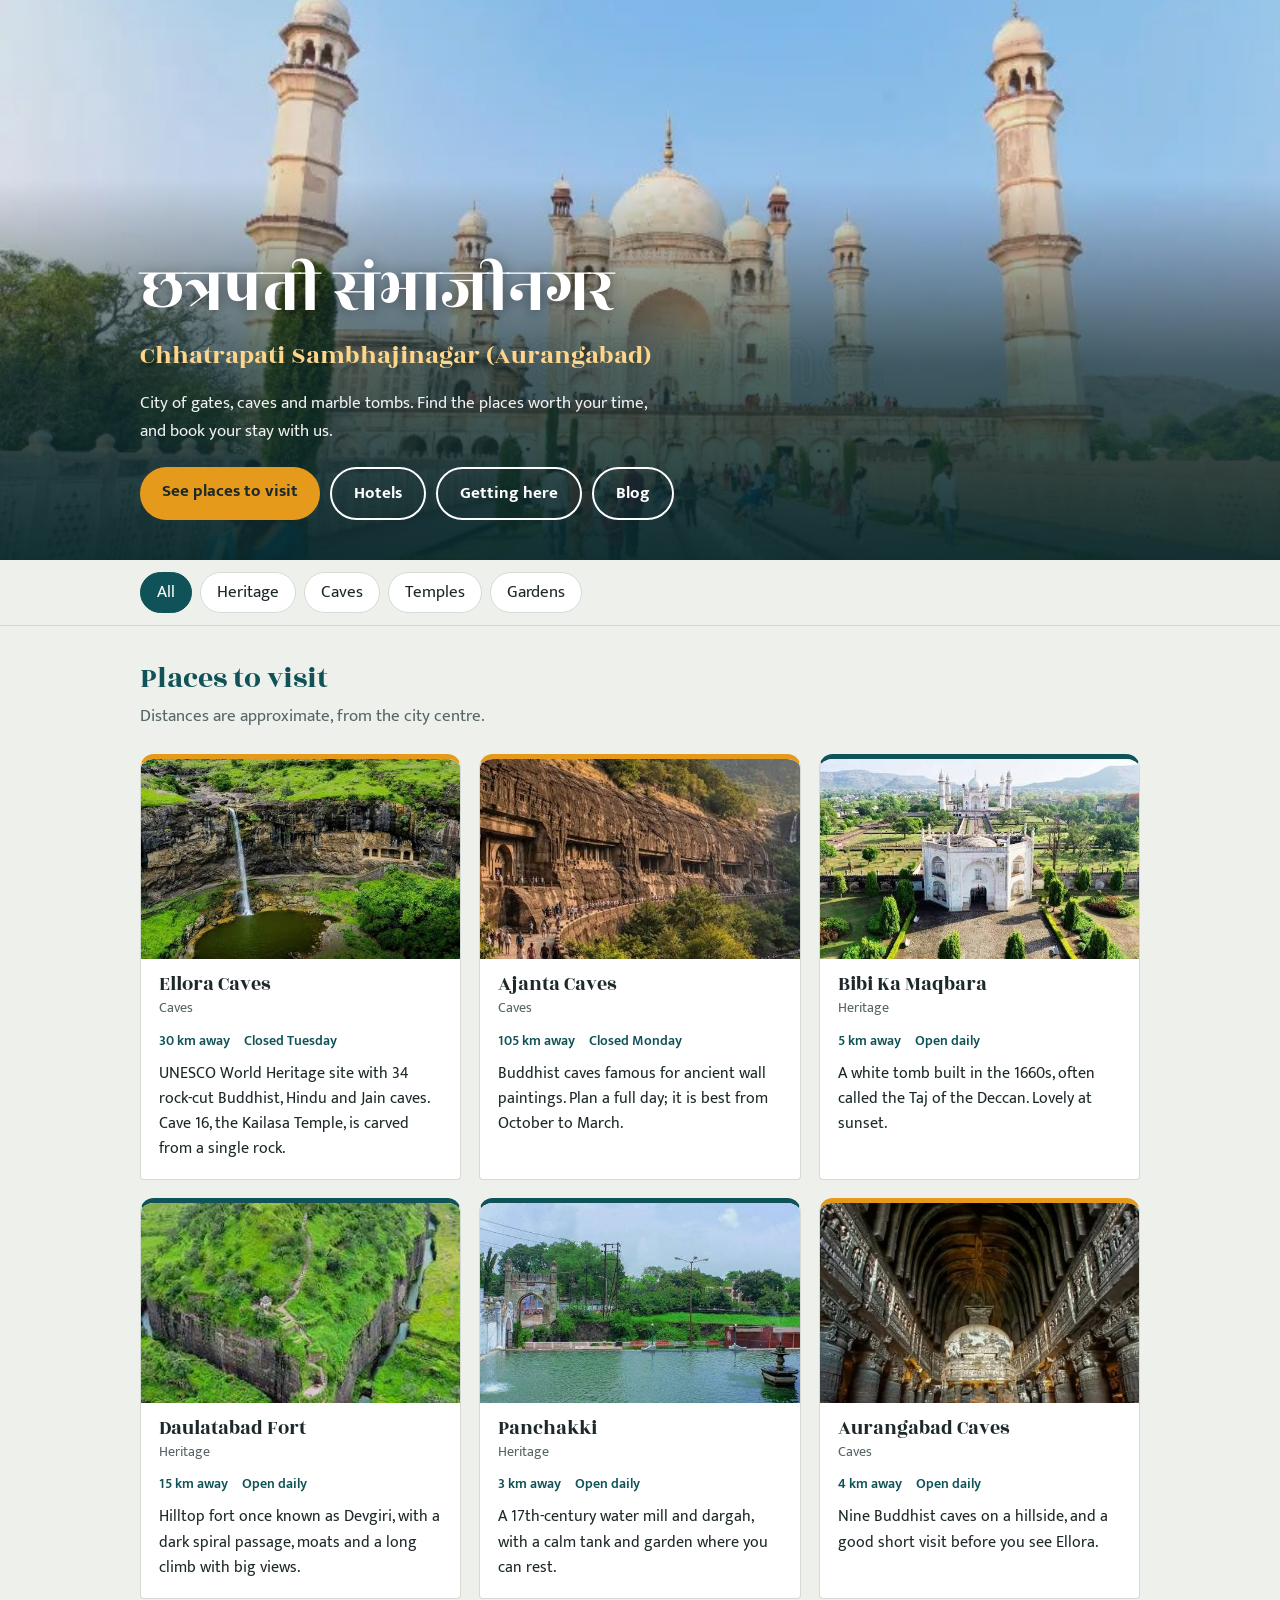
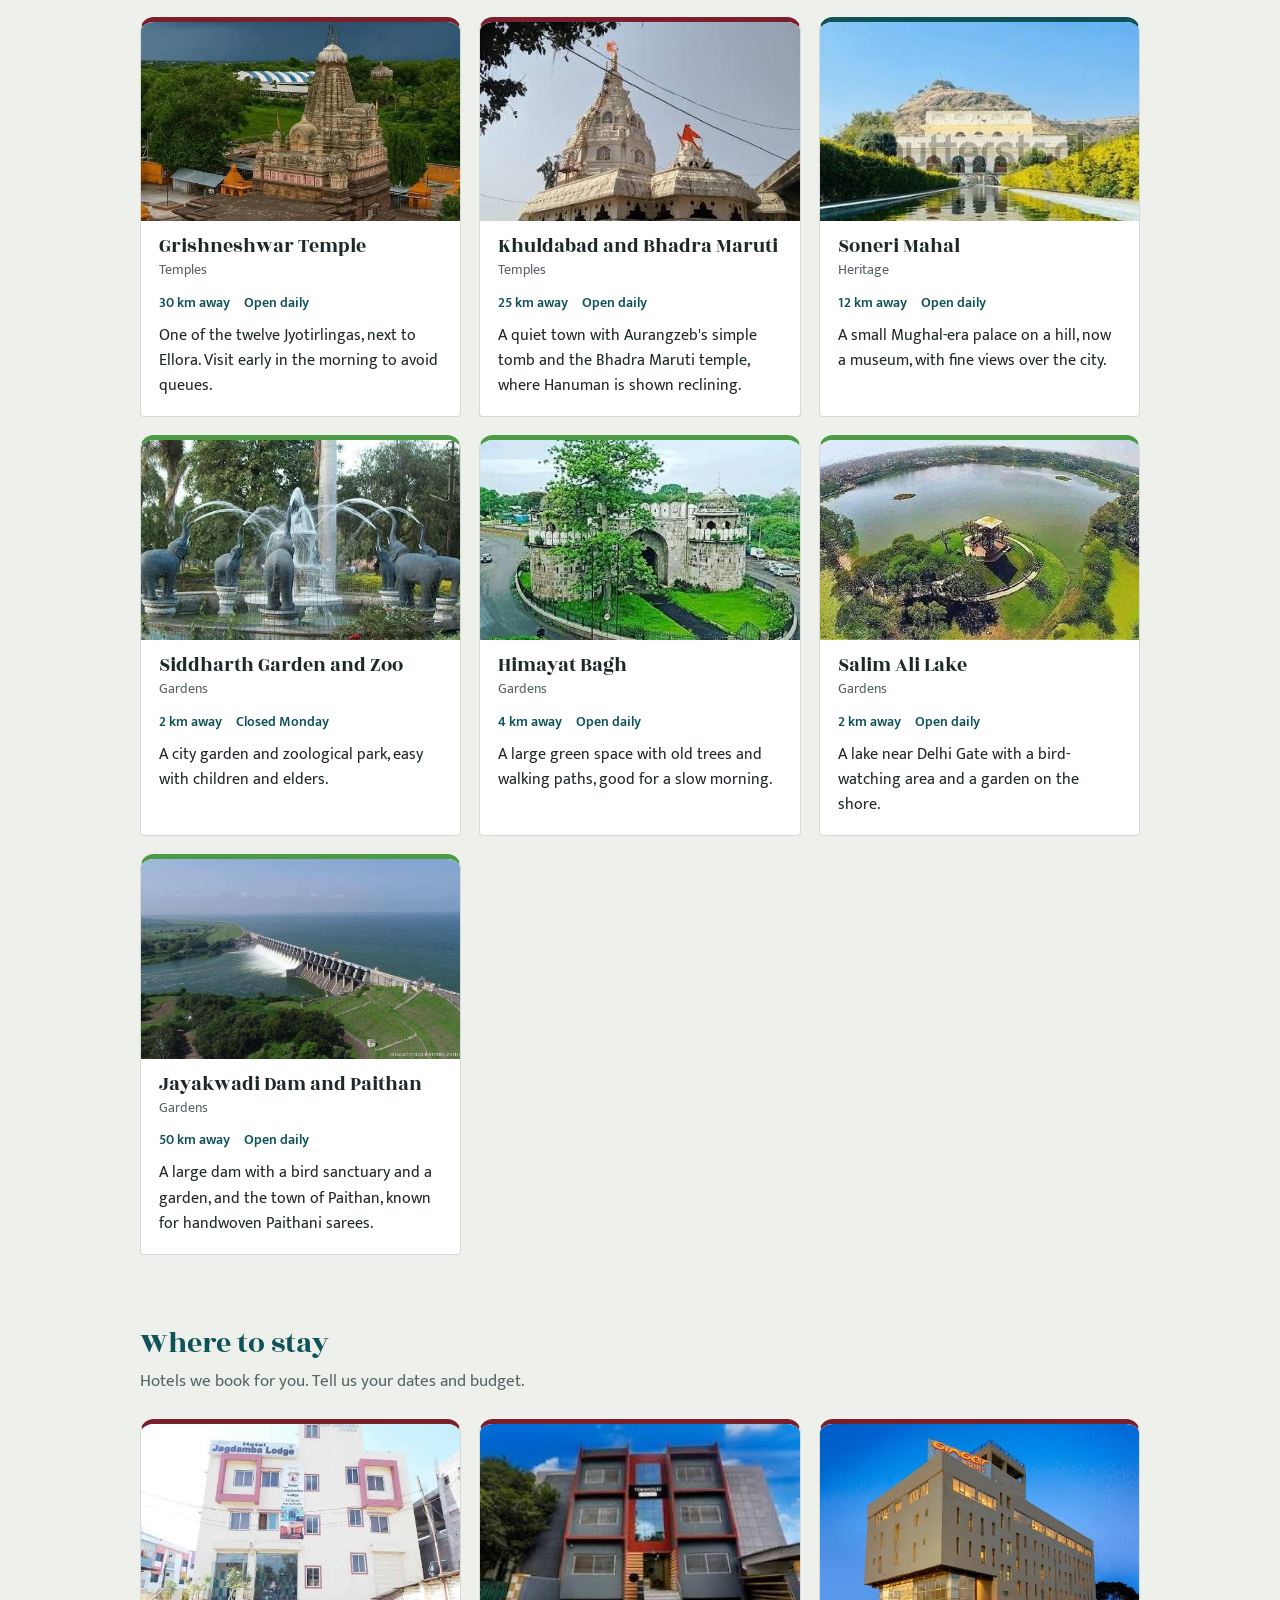
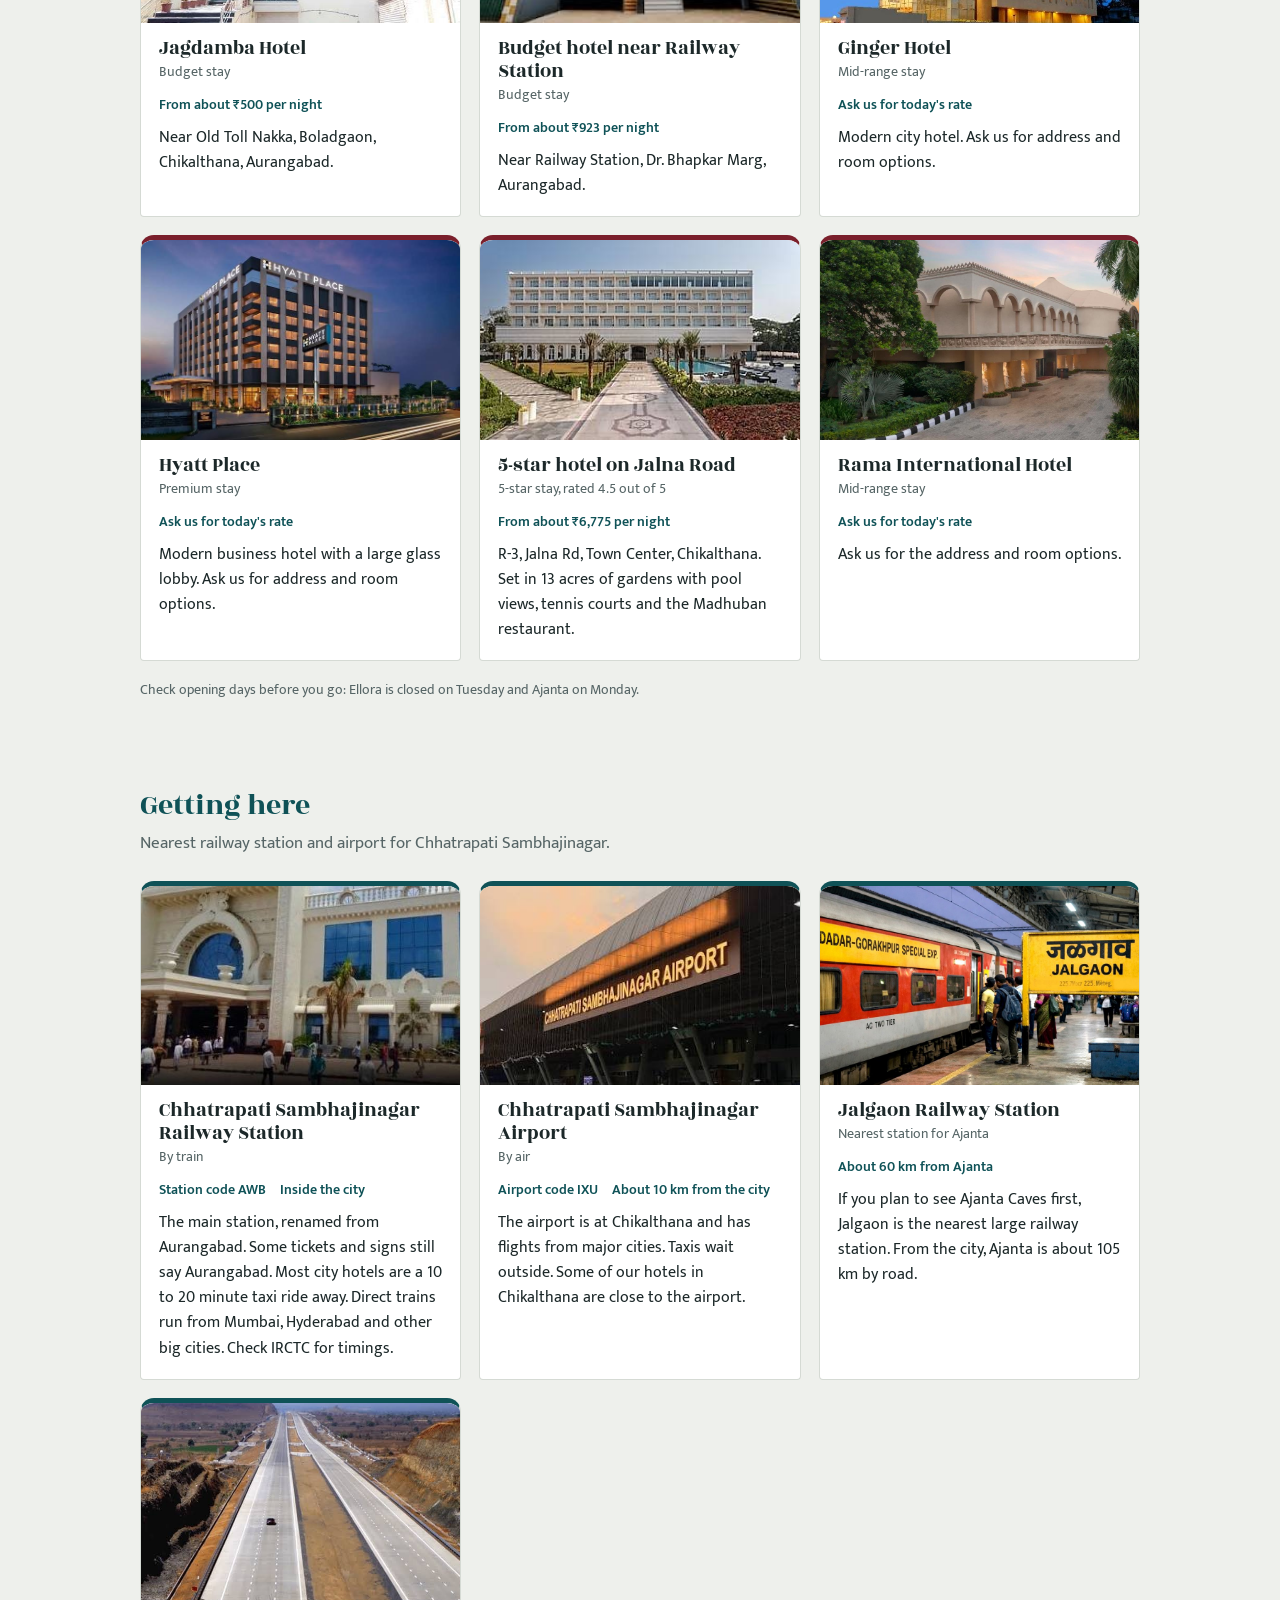
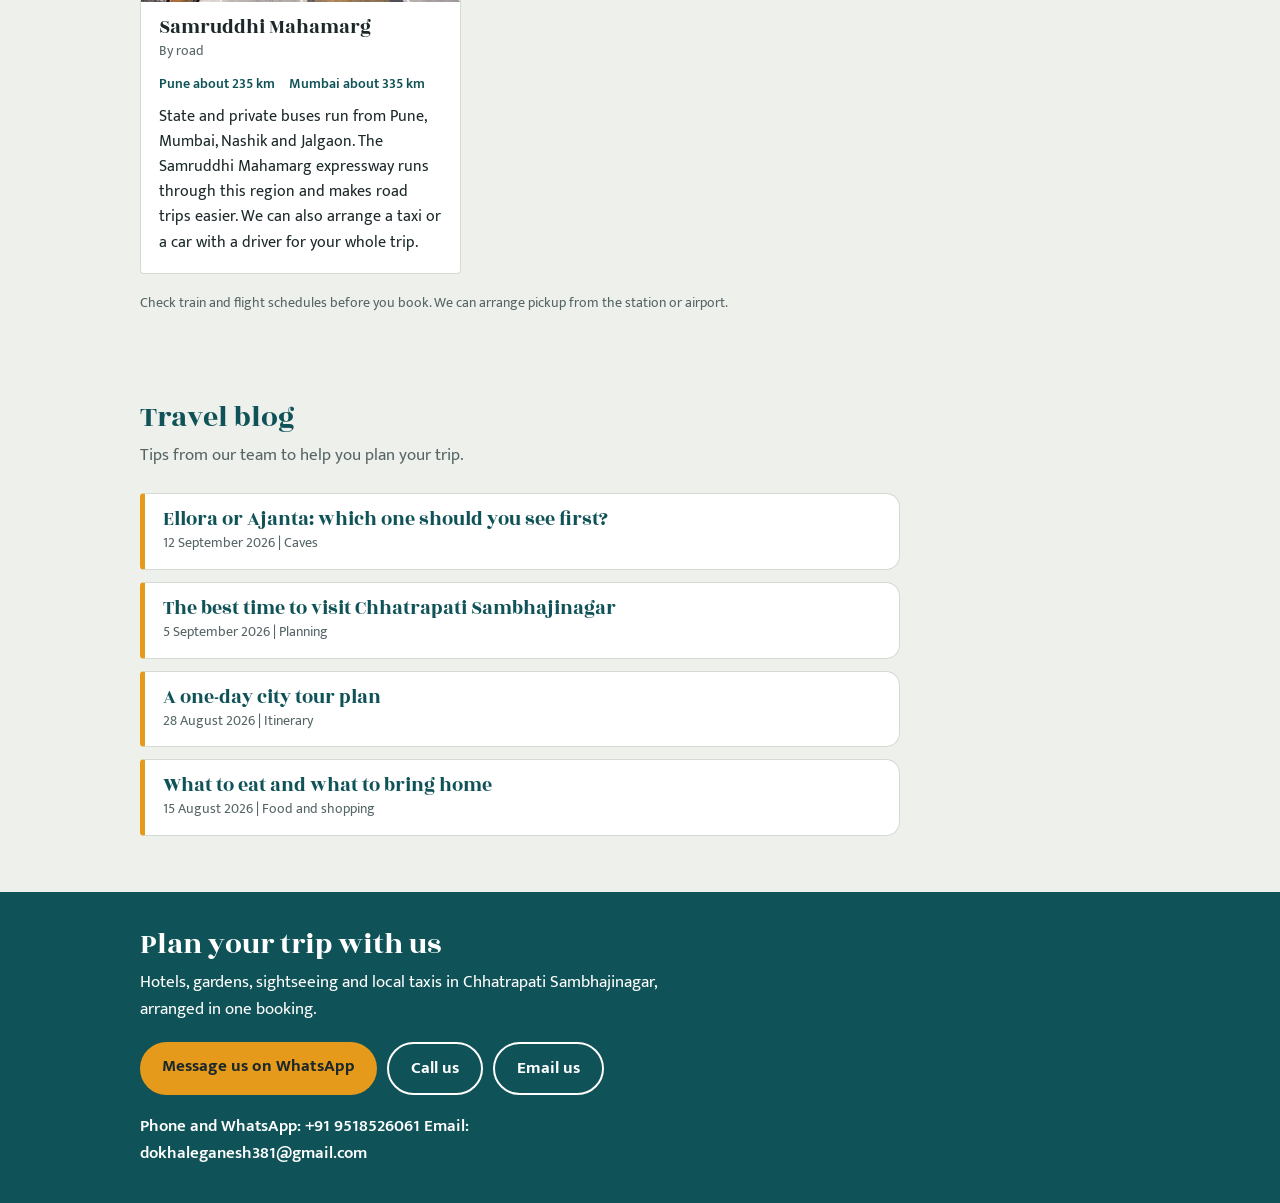
<file: index.html>
<!DOCTYPE html>
<html lang="en">
<head>
<meta charset="utf-8">
<meta name="viewport" content="width=device-width, initial-scale=1, viewport-fit=cover">
<title>Chhatrapati Sambhajinagar Travel Guide</title>
<link href="https://fonts.googleapis.com/css2?family=Mukta:wght@400;600;700&family=Rozha+One&display=swap" rel="stylesheet">
<link rel="stylesheet" href="css/style.css">
</head>
<body>
<div class="herobg">
  <header class="wrap hero">
  <div>
    <h1>छत्रपती संभाजीनगर</h1>
    <div class="en">Chhatrapati Sambhajinagar (Aurangabad)</div>
    <p>City of gates, caves and marble tombs. Find the places worth your time, and book your stay with us.</p>
    <div class="actions"><a class="btn" href="#places">See places to visit</a><a class="btn alt" href="#stay">Hotels</a><a class="btn alt" href="#travel">Getting here</a><a class="btn alt" href="#blog">Blog</a></div>
  </div>
</header>
</div>

<div class="bar"><div class="wrap chips" id="chips" role="group" aria-label="Filter places"></div></div>

<main class="wrap">
  <section id="places">
    <h2>Places to visit</h2>
    <p class="sub">Distances are approximate, from the city centre.</p>
    <div class="grid" id="placeGrid"></div>
  </section>

  <section id="stay" class="stay">
    <h2>Where to stay</h2>
    <p class="sub">Hotels we book for you. Tell us your dates and budget.</p>
    <div class="grid" id="hotelGrid"></div>
    <p class="note">Check opening days before you go: Ellora is closed on Tuesday and Ajanta on Monday.</p>
  </section>
  <section id="travel">
    <h2>Getting here</h2>
    <p class="sub">Nearest railway station and airport for Chhatrapati Sambhajinagar.</p>
    <div class="grid" id="travelGrid"></div>
    <p class="note">Check train and flight schedules before you book. We can arrange pickup from the station or airport.</p>
  </section>

  <section id="blog">
    <h2>Travel blog</h2>
    <p class="sub">Tips from our team to help you plan your trip.</p>
    <div class="posts" id="blogList"></div>
  </section>
</main>

<footer>
  <div class="wrap">
    <h2>Plan your trip with us</h2>
    <p>Hotels, gardens, sightseeing and local taxis in Chhatrapati Sambhajinagar, arranged in one booking.</p>
    <div class="actions"><a class="btn" id="wa" href="#">Message us on WhatsApp</a><a class="btn alt" id="call" href="#">Call us</a><a class="btn alt" id="mail" href="#">Email us</a></div>
    <p class="contact" id="contact"></p>
  </div>
</footer>


<div class="modal-back" id="modalBack" hidden>
  <div class="modal" id="modal" role="dialog" aria-modal="true" aria-labelledby="modalTitle">
    <button class="modal-close" id="modalClose" aria-label="Close">✕</button>
    <div class="modal-ph" id="modalPh"></div>
    <div class="modal-body">
      <div class="tag" id="modalTag"></div>
      <h3 id="modalTitle"></h3>
      <div class="meta" id="modalMeta"></div>
      <p id="modalText"></p>
      <dl class="modal-facts" id="modalFacts"></dl>
      <div class="actions">
        <a class="btn" id="modalWa" href="#" target="_blank" rel="noopener">Ask about this on WhatsApp</a>
      </div>
    </div>
  </div>
</div>
<script src="js/data.js"></script>
<script src="js/app.js"></script>
</body>
</html>
</file>
<file: css/style.css>
:root{--bg:#eef0ec;--card:#fff;--ink:#1c2829;--muted:#566566;--peacock:#0f5257;--saffron:#e59a1b;--maroon:#7a1f2b;--line:#d5dad4;
box-sizing:border-box;padding-top:env(safe-area-inset-top,0px);padding-bottom:env(safe-area-inset-bottom,0px)}
@media (prefers-color-scheme:dark){:root:not([data-theme="light"]){--bg:#121a1b;--card:#1b2627;--ink:#e8eeea;--muted:#9fb0ae;--peacock:#4fb3ba;--saffron:#f0b043;--maroon:#e07a88;--line:#2c3b3c}}
:root[data-theme="dark"]{--bg:#121a1b;--card:#1b2627;--ink:#e8eeea;--muted:#9fb0ae;--peacock:#4fb3ba;--saffron:#f0b043;--maroon:#e07a88;--line:#2c3b3c}
html{scroll-padding-top:env(safe-area-inset-top,0px);scroll-behavior:smooth}
*{box-sizing:border-box}
body{margin:0;background:var(--bg);color:var(--ink);font-family:Mukta,system-ui,sans-serif;font-size:17px;line-height:1.6}
.wrap{max-width:1040px;margin:0 auto;padding:0 20px}
h1,h2,h3{font-family:'Rozha One',Georgia,serif;font-weight:400;line-height:1.15;margin:0}
.hero{display:grid;grid-template-columns:1.3fr 1fr;gap:32px;align-items:center;padding:48px 0 36px}
.hero h1{font-size:clamp(2.4rem,7vw,4.2rem);color:var(--peacock)}
.hero .en{font-family:'Rozha One',Georgia,serif;font-size:clamp(1.1rem,3vw,1.6rem);color:var(--maroon);margin:6px 0 14px}
.hero p{max-width:46ch;color:var(--muted);margin:0 0 22px}
.btn{display:inline-block;background:var(--peacock);color:#fff;text-decoration:none;font-weight:700;padding:11px 22px;border-radius:999px;border:0;font:inherit;font-weight:700;cursor:pointer}
.btn.alt{background:transparent;color:var(--peacock);border:2px solid var(--peacock);margin-left:8px}
.btn:focus-visible,.chip:focus-visible,a:focus-visible{outline:3px solid var(--saffron);outline-offset:2px}
.arches{display:flex;justify-content:center;align-items:flex-end;height:250px}
.arches i{display:block;border-radius:999px 999px 0 0;width:38%;margin:0 -6px}
.arches i:nth-child(1){height:60%;background:var(--saffron)}
.arches i:nth-child(2){height:100%;background:var(--peacock);width:44%;position:relative;z-index:1}
.arches i:nth-child(3){height:75%;background:var(--maroon)}
.arches i:nth-child(2)::after{content:"";position:absolute;inset:18% 22% 0;background:var(--bg);border-radius:999px 999px 0 0}
.bar{position:sticky;top:env(safe-area-inset-top,0px);background:var(--bg);z-index:5;border-bottom:1px solid var(--line);padding:12px 0}
.chips{display:flex;gap:8px;overflow-x:auto}
.chip{flex:none;background:var(--card);color:var(--ink);border:1px solid var(--line);border-radius:999px;padding:6px 16px;font:inherit;cursor:pointer}
.chip[aria-pressed="true"]{background:var(--peacock);border-color:var(--peacock);color:#fff}
section{padding:36px 0}
h2{font-size:1.9rem;color:var(--peacock);margin-bottom:6px}
.sub{color:var(--muted);margin:0 0 24px}
.grid{display:grid;grid-template-columns:repeat(auto-fill,minmax(290px,1fr));gap:18px}
.card{background:var(--card);border:1px solid var(--line);border-top:5px solid var(--peacock);border-radius:14px 14px 4px 4px;padding:18px}
.card[data-c="Caves"]{border-top-color:var(--saffron)}
.card[data-c="Temples"]{border-top-color:var(--maroon)}
.card[data-c="Gardens"]{border-top-color:#4d9a45}
.card h3{font-size:1.25rem;margin-bottom:2px}
.tag{font-size:.85rem;color:var(--muted)}
.meta{display:flex;flex-wrap:wrap;gap:6px 14px;font-size:.9rem;font-weight:600;color:var(--peacock);margin:10px 0 8px}
.card p{margin:0;font-size:.98rem}
.stay .card{border-top-color:var(--maroon)}
.note{font-size:.9rem;color:var(--muted);margin-top:18px}
footer{background:var(--peacock);color:#fff;padding:36px 0;margin-top:20px}
footer h2{color:#fff}
footer p{margin:6px 0 18px;max-width:52ch}
footer .btn{background:var(--saffron);color:#1c2829}
footer .btn.alt{background:transparent;color:#fff;border-color:#fff}
@media(max-width:720px){.hero{grid-template-columns:1fr;padding-top:28px}.arches{height:170px}}

/* Photos */
.card{overflow:hidden;--cc:var(--peacock)}
.card[data-c="Caves"]{--cc:var(--saffron)}
.card[data-c="Temples"],.card[data-c="Hotel"]{--cc:var(--maroon)}
.card[data-c="Gardens"]{--cc:#4d9a45}
.ph{margin:-18px -18px 14px;aspect-ratio:16/10;background:color-mix(in srgb,var(--cc) 16%,var(--card));color:var(--cc);overflow:hidden}
.ph svg,.ph img{display:block;width:100%;height:100%;object-fit:cover;object-position:center 35%}

/* Buttons row, travel and blog */
.actions{display:flex;flex-wrap:wrap;gap:10px}
.actions .btn.alt{margin-left:0}
.card[data-c="Travel"]{--cc:var(--peacock)}
.card[data-c="Air"]{--cc:var(--saffron)}
.card[data-c="Road"]{--cc:var(--maroon)}
.posts{display:grid;gap:12px;max-width:760px}
.post{background:var(--card);border:1px solid var(--line);border-left:5px solid var(--saffron);border-radius:4px 14px 14px 4px;padding:14px 18px}
.post summary{cursor:pointer;list-style:none}
.post summary::-webkit-details-marker{display:none}
.post summary:focus-visible{outline:3px solid var(--saffron);outline-offset:4px}
.post h3{font-size:1.25rem;color:var(--peacock)}
.post .tag{margin-top:2px}
.post .body{margin:12px 0 2px;max-width:62ch}
.post[open] h3{color:var(--maroon)}

footer .contact{margin:18px 0 0;font-weight:600}

/* Front page photo */
.herobg{background:linear-gradient(to top,rgba(8,40,43,.94) 0%,rgba(8,40,43,.7) 35%,rgba(8,40,43,.08) 68%),url("../images/hero-bibi-ka-maqbara.jpg") center 30%/cover no-repeat;background-color:#0f5257}
.herobg .hero{grid-template-columns:1fr;align-items:end;min-height:min(80vh,560px);padding:140px 20px 40px}
.herobg .hero h1{color:#fff;text-shadow:0 2px 14px rgba(0,0,0,.45)}
.herobg .hero .en{color:#ffd58a}
.herobg .hero p{color:rgba(255,255,255,.93);max-width:52ch}
.herobg .btn{background:var(--saffron);color:#1c2829}
.herobg .btn.alt{background:transparent;color:#fff;border:2px solid #fff}
@media(max-width:720px){.herobg .hero{padding-top:110px;min-height:480px}}

/* Clickable cards + detail modal */
.card{cursor:pointer;transition:transform .12s ease,box-shadow .12s ease}
.card:hover,.card:focus-visible{transform:translateY(-2px);box-shadow:0 10px 24px rgba(0,0,0,.12)}
.card:focus-visible{outline:3px solid var(--saffron);outline-offset:2px}
.post{cursor:auto}
.modal-back{position:fixed;inset:0;background:rgba(10,15,15,.6);display:flex;align-items:center;justify-content:center;padding:20px;z-index:50;padding-top:calc(20px + env(safe-area-inset-top,0px));padding-bottom:calc(20px + env(safe-area-inset-bottom,0px))}
.modal-back[hidden]{display:none}
.modal{background:var(--card);color:var(--ink);max-width:600px;width:100%;max-height:88vh;overflow-y:auto;border-radius:16px;position:relative;border:1px solid var(--line)}
.modal-close{position:absolute;top:10px;right:10px;width:34px;height:34px;border-radius:50%;border:0;background:rgba(0,0,0,.45);color:#fff;font-size:16px;cursor:pointer;z-index:2}
.modal-ph{aspect-ratio:16/9;background:color-mix(in srgb,var(--peacock) 16%,var(--card));color:var(--peacock);overflow:hidden;border-radius:16px 16px 0 0}
.modal-ph svg,.modal-ph img{display:block;width:100%;height:100%;object-fit:cover;object-position:center 35%}
.modal-body{padding:20px 22px 24px}
.modal-body h3{font-size:1.5rem;margin:2px 0 8px}
.modal-facts{display:grid;grid-template-columns:auto 1fr;gap:6px 14px;margin:16px 0 4px;font-size:.95rem}
.modal-facts dt{color:var(--muted);font-weight:600}
.modal-facts dd{margin:0}
</file>
